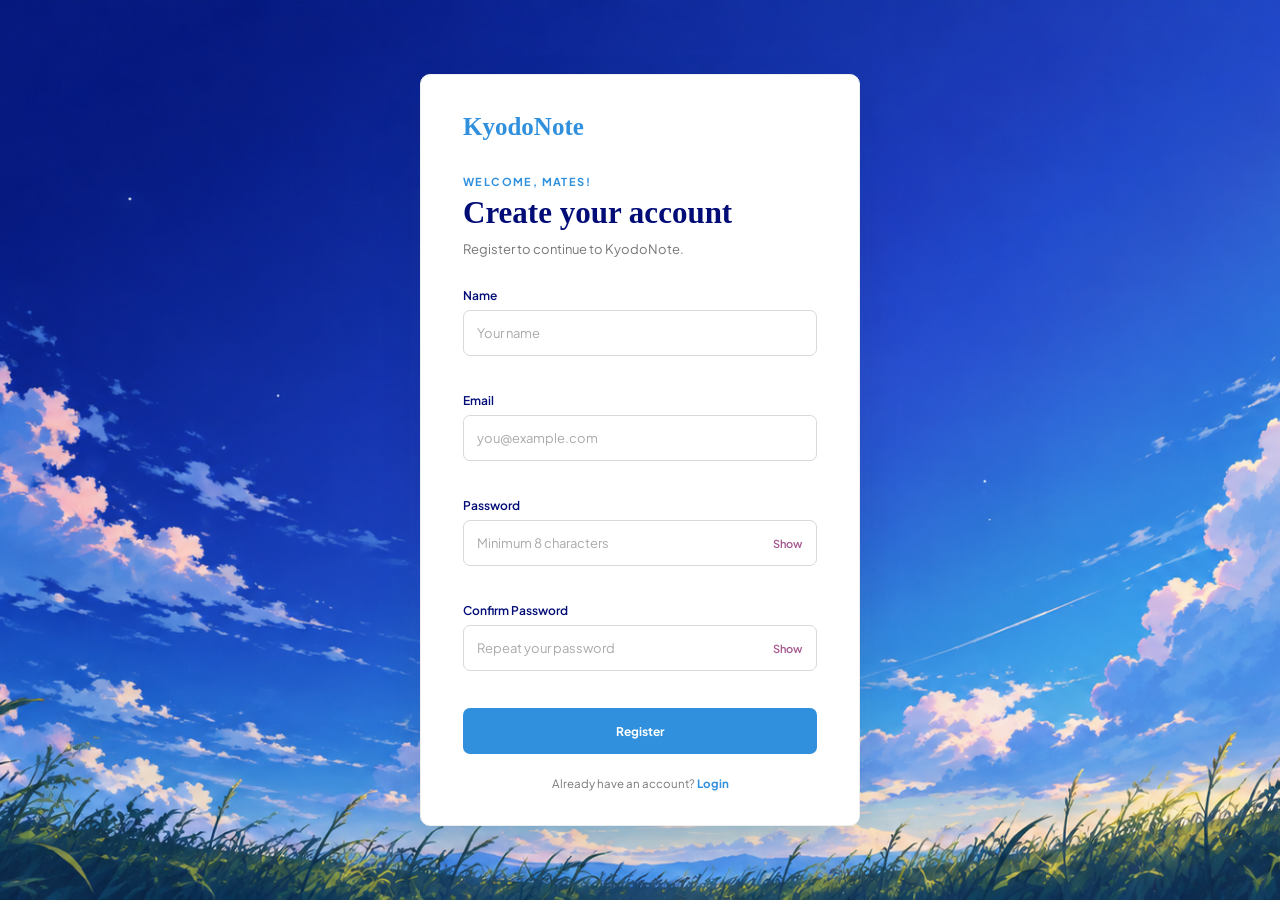
<file: KyodoNote-FE/Index.html>
<!doctype html>
<html lang="en">
  <head>
    <meta charset="UTF-8" />
    <meta name="viewport" content="width=device-width, initial-scale=1.0" />
    <title>Register - KyodoNote</title>
    <link rel="preconnect" href="https://fonts.googleapis.com" />
    <link rel="preconnect" href="https://fonts.gstatic.com" crossorigin />
    <link
      href="https://fonts.googleapis.com/css2?family=Averia+Guesa+Libre&family=Plus+Jakarta+Sans:wght@400;500;600;700&display=swap"
      rel="stylesheet"
    />
    <link rel="stylesheet" href="style.css" />
  </head>
  <body>
    <main class="auth-page">
      <section class="auth-card">
        <div class="brand">KyodoNote</div>

        <div class="auth-heading">
          <p class="eyebrow">WELCOME, MATES!</p>
          <h1>Create your account</h1>
          <p class="subtitle">Register to continue to KyodoNote.</p>
        </div>

        <form id="registerForm" novalidate>
          <div class="field">
            <label for="name">Name</label>
            <input
              id="name"
              name="name"
              type="text"
              autocomplete="name"
              placeholder="Your name"
            />
            <small class="error" id="nameError"></small>
          </div>

          <div class="field">
            <label for="email">Email</label>
            <input
              id="email"
              name="email"
              type="email"
              autocomplete="email"
              placeholder="you@example.com"
            />
            <small class="error" id="emailError"></small>
          </div>

          <div class="field">
            <label for="password">Password</label>
            <div class="password-wrap">
              <input
                id="password"
                name="password"
                type="password"
                autocomplete="new-password"
                placeholder="Minimum 8 characters"
              />
              <button
                class="toggle-password"
                type="button"
                data-target="password"
                aria-label="Show password"
              >
                Show
              </button>
            </div>
            <small class="error" id="passwordError"></small>
          </div>

          <div class="field">
            <label for="confirmPassword">Confirm Password</label>
            <div class="password-wrap">
              <input
                id="confirmPassword"
                name="confirmPassword"
                type="password"
                autocomplete="new-password"
                placeholder="Repeat your password"
              />
              <button
                class="toggle-password"
                type="button"
                data-target="confirmPassword"
                aria-label="Show password"
              >
                Show
              </button>
            </div>
            <small class="error" id="confirmPasswordError"></small>
          </div>

          <div
            id="formMessage"
            class="form-message"
            role="alert"
            aria-live="polite"
          ></div>

          <button id="registerButton" class="btn btn-primary" type="submit">
            <span class="btn-text">Register</span>
            <span class="spinner" aria-hidden="true"></span>
          </button>
        </form>

        <p class="switch-auth">
          Already have an account?
          <a href="login.html">Login</a>
        </p>
      </section>
    </main>

    <script src="auth.js"></script>
  </body>
</html>
</file>
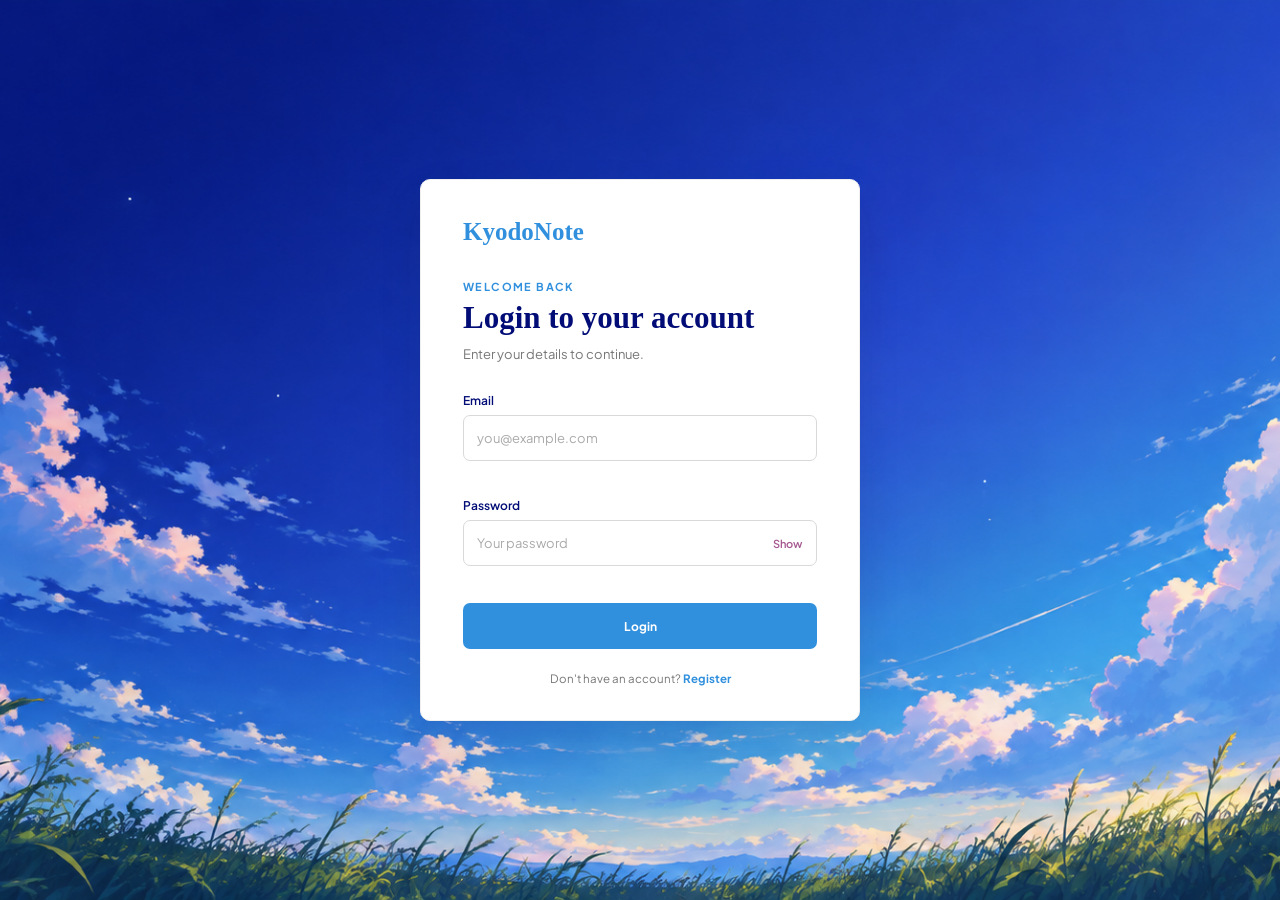
<file: KyodoNote-FE/dashboard.html>
<!doctype html>
<html lang="en">
  <head>
    <meta charset="UTF-8" />
    <meta name="viewport" content="width=device-width, initial-scale=1.0" />
    <title>Dashboard - KyodoNote</title>
    <link rel="stylesheet" href="style.css" />
    <style>
      .dashboard {
        text-align: center;
        padding: 20px;
      }
      .dashboard p {
        color: var(--muted);
        font-size: 13px;
      }
      .logout {
        width: auto;
        padding: 0 28px;
        margin-top: 15px;
      }
    </style>
  </head>
  <body>
    <main class="auth-page">
      <section class="auth-card dashboard">
        <div class="brand">KyodoNote</div>
        <h1>You're logged in!</h1>
        <p id="welcome"></p>
        <button id="logout" class="btn btn-primary logout">Logout</button>
      </section>
    </main>

    <script>
      const auth = JSON.parse(localStorage.getItem("grand_design_auth"));
      if (!auth) {
        window.location.href = "login.html";
      } else {
        document.getElementById("welcome").textContent =
          `Welcome, ${auth.name} (${auth.email})`;
      }

      document.getElementById("logout").addEventListener("click", () => {
        localStorage.removeItem("grand_design_auth");
        window.location.href = "login.html";
      });
    </script>
  </body>
</html>
</file>
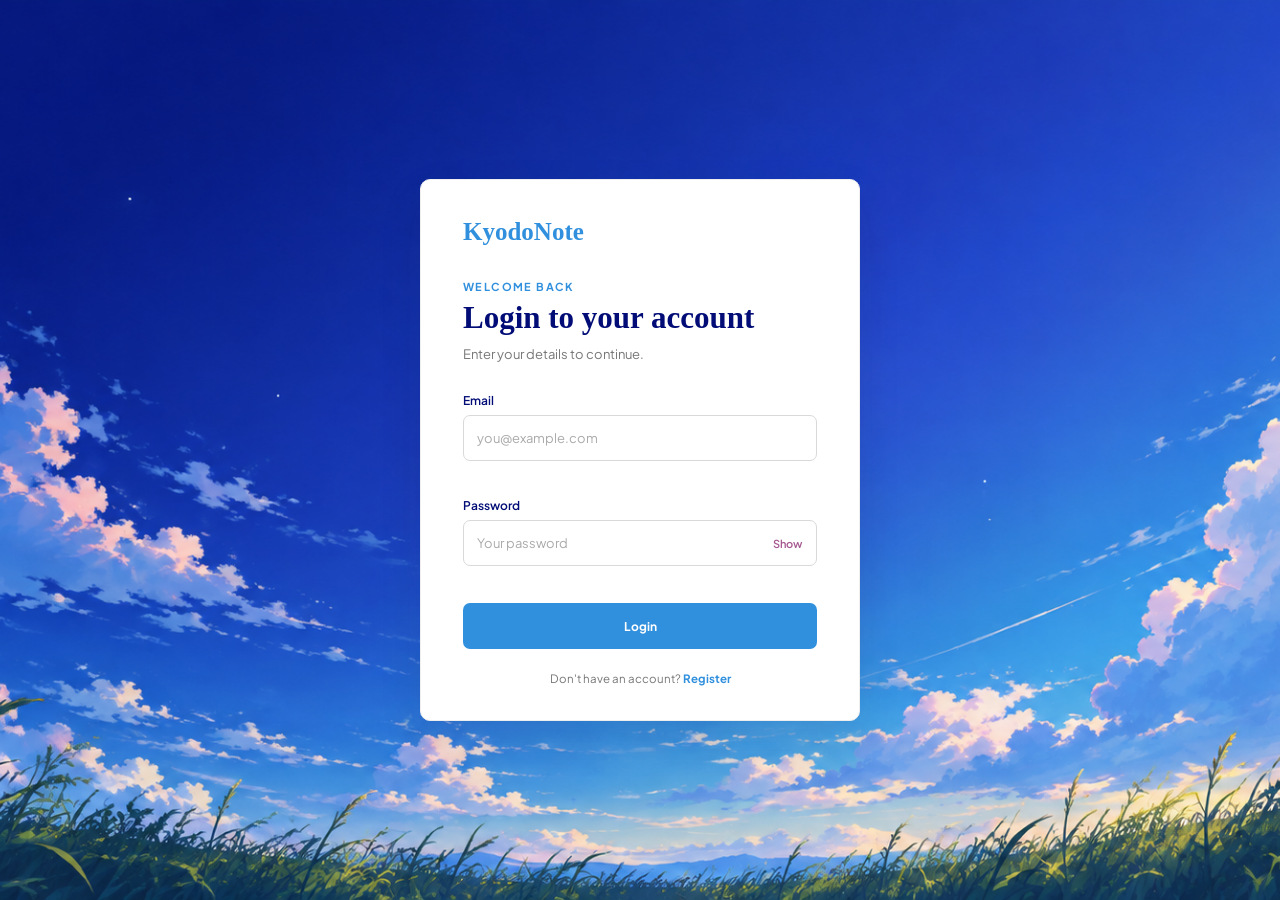
<file: KyodoNote-FE/login.html>
<!doctype html>
<html lang="en">
  <head>
    <meta charset="UTF-8" />
    <meta name="viewport" content="width=device-width, initial-scale=1.0" />
    <title>Login - KyodoNote</title>
    <link rel="preconnect" href="https://fonts.googleapis.com" />
    <link rel="preconnect" href="https://fonts.gstatic.com" crossorigin />
    <link
      href="https://fonts.googleapis.com/css2?family=Averia+Guesa+Libre&family=Plus+Jakarta+Sans:wght@400;500;600;700&display=swap"
      rel="stylesheet"
    />
    <link rel="stylesheet" href="style.css" />
  </head>
  <body>
    <main class="auth-page">
      <section class="auth-card">
        <div class="brand">KyodoNote</div>

        <div class="auth-heading">
          <p class="eyebrow">WELCOME BACK</p>
          <h1>Login to your account</h1>
          <p class="subtitle">Enter your details to continue.</p>
        </div>

        <form id="loginForm" novalidate>
          <div class="field">
            <label for="loginEmail">Email</label>
            <input
              id="loginEmail"
              name="email"
              type="email"
              autocomplete="email"
              placeholder="you@example.com"
            />
            <small class="error" id="loginEmailError"></small>
          </div>

          <div class="field">
            <label for="loginPassword">Password</label>
            <div class="password-wrap">
              <input
                id="loginPassword"
                name="password"
                type="password"
                autocomplete="current-password"
                placeholder="Your password"
              />
              <button
                class="toggle-password"
                type="button"
                data-target="loginPassword"
                aria-label="Show password"
              >
                Show
              </button>
            </div>
            <small class="error" id="loginPasswordError"></small>
          </div>

          <div
            id="loginMessage"
            class="form-message"
            role="alert"
            aria-live="polite"
          ></div>

          <button id="loginButton" class="btn btn-primary" type="submit">
            <span class="btn-text">Login</span>
            <span class="spinner" aria-hidden="true"></span>
          </button>
        </form>

        <p class="switch-auth">
          Don't have an account?
          <a href="index.html">Register</a>
        </p>
      </section>
    </main>

    <script src="auth.js"></script>
  </body>
</html>
</file>
<file: KyodoNote-FE/style.css>
:root {
  --purple: #3090dd;
  --purple-dark: #010c76;
  --pink: #ca7899;
  --warm: #f6c56c;
  --teal: #426d74;
  --blue: #2e90d4;
  --dark-blue: #182f9f;
  --text: #202020;
  --muted: #777777;
  --border: #e5e5e5;
  --surface: #ffffff;
  --page: #f7f7f7;
  --danger: #c54d6d;
  --success: #4b9a5a;
}

* {
  box-sizing: border-box;
}

body {
  margin: 0;
  min-height: 100vh;
  background: url("./bg-dashboard-login-regist.svg") center / cover no-repeat
    fixed;
  color: var(--text);
  font-family: "Plus Jakarta Sans", sans-serif;
}

.auth-page {
  min-height: 100vh;
  display: flex;
  align-items: center;
  justify-content: center;
  padding: 32px 18px;
  color: var(--purple-dark);
}

.auth-card {
  width: min(100%, 440px);
  background: var(--surface);
  padding: 38px 42px 34px;
  border: 1px solid #eeeeee;
  border-radius: 10px;
  box-shadow: 0 18px 45px rgba(30, 30, 30, 0.09);
}

.brand {
  color: var(--purple);
  font-family: "Averia Guesa Libre", cursive;
  font-size: 25px;
  font-weight: 700;
  margin-bottom: 34px;
}

.auth-heading {
  margin-bottom: 28px;
  color: var(--purple-dark);
}

.eyebrow {
  margin: 0 0 7px;
  color: var(--purple);
  font-size: 11px;
  font-weight: 700;
  letter-spacing: 1.4px;
}

h1 {
  margin: 0;
  font-family: "Averia Guesa Libre", cursive;
  font-size: 31px;
  line-height: 1.15;
  font-weight: 700;
}

.subtitle {
  color: var(--muted);
  font-size: 13px;
  line-height: 1.6;
  margin: 9px 0 0;
}

.field {
  margin-bottom: 17px;
}

label {
  display: block;
  margin-bottom: 7px;
  font-size: 12px;
  font-weight: 600;
}

input {
  width: 100%;
  height: 46px;
  border: 1px solid #d9d9d9;
  border-radius: 7px;
  outline: none;
  padding: 0 13px;
  background: #fff;
  color: var(--text);
  font-family: inherit;
  font-size: 13px;
  transition:
    border-color 0.18s,
    box-shadow 0.18s;
}

input::placeholder {
  color: #aaa;
}

input:focus {
  border-color: var(--purple);
  box-shadow: 0 0 0 3px rgba(189, 22, 168, 0.1);
}

input.invalid {
  border-color: var(--danger);
  box-shadow: 0 0 0 3px rgba(197, 77, 109, 0.08);
}

.password-wrap {
  position: relative;
}

.password-wrap input {
  padding-right: 62px;
}

.toggle-password {
  position: absolute;
  right: 10px;
  top: 50%;
  transform: translateY(-50%);
  border: 0;
  background: transparent;
  color: #a55890;
  font:
    600 11px "Plus Jakarta Sans",
    sans-serif;
  cursor: pointer;
  padding: 5px;
}

.error {
  display: block;
  min-height: 15px;
  color: var(--danger);
  font-size: 10.5px;
  margin-top: 5px;
}

.form-message {
  display: none;
  border-radius: 7px;
  padding: 11px 12px;
  margin: 3px 0 15px;
  font-size: 12px;
  line-height: 1.45;
}

.form-message.show {
  display: block;
}

.form-message.error-message {
  color: #a55890;
  background: #fff0f4;
  border: 1px solid #f3ccd8;
}

.form-message.success-message {
  color: #357741;
  background: #effaf1;
  border: 1px solid #c8e9ce;
}

.btn {
  width: 100%;
  height: 46px;
  border: 0;
  border-radius: 7px;
  font:
    700 12px "Plus Jakarta Sans",
    sans-serif;
  cursor: pointer;
  transition:
    transform 0.15s,
    opacity 0.15s,
    background 0.15s;
}

.btn-primary {
  color: #fff;
  background: var(--purple);
}

.btn-primary:hover {
  background: var(--purple-dark);
  transform: translateY(-1px);
}

.btn:disabled {
  cursor: not-allowed;
  opacity: 0.72;
  transform: none;
}

.spinner {
  display: none;
  width: 15px;
  height: 15px;
  margin: 0 auto;
  border: 2px solid rgba(255, 255, 255, 0.45);
  border-top-color: #fff;
  border-radius: 50%;
  animation: spin 0.7s linear infinite;
}

.btn.loading .btn-text {
  display: none;
}

.btn.loading .spinner {
  display: block;
}

.switch-auth {
  color: var(--muted);
  text-align: center;
  font-size: 11.5px;
  margin: 22px 0 0;
}

.switch-auth a {
  color: var(--purple);
  font-weight: 700;
  text-decoration: none;
}

.switch-auth a:hover {
  text-decoration: underline;
}

@keyframes spin {
  to {
    transform: rotate(360deg);
  }
}

@media (max-width: 480px) {
  .auth-card {
    padding: 30px 24px 27px;
    border-radius: 8px;
  }

  h1 {
    font-size: 27px;
  }
}
</file>
